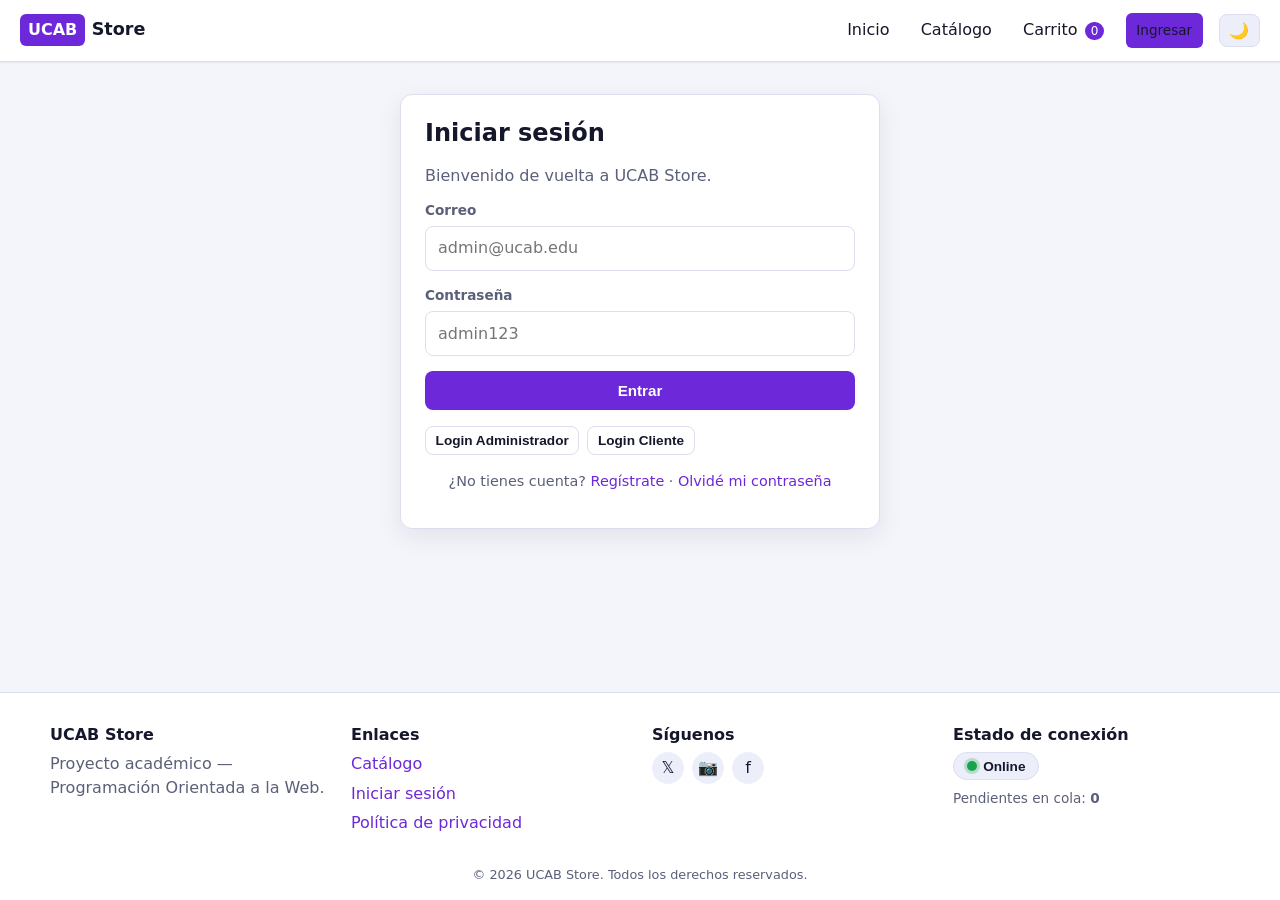
<file: ucab-store/app/admin.html>
<!DOCTYPE html>
<html lang="es">
<head>
  <meta charset="UTF-8" />
  <meta name="viewport" content="width=device-width, initial-scale=1" />
  <title>Panel de administración - UCAB Store</title>
  <link rel="stylesheet" href="css/styles.css" />
  <link rel="icon" href="data:image/svg+xml,%3Csvg xmlns='http://www.w3.org/2000/svg' viewBox='0 0 64 64'%3E%3Ctext y='52' font-size='52'%3E🛒%3C/text%3E%3C/svg%3E" />
</head>
<body data-theme="light" data-page="admin">
  <header class="topbar"></header>
  <main class="view" id="view"></main>
  <footer class="footer"></footer>
  <script type="module" src="js/pages/admin.js"></script>
</body>
</html>
</file>
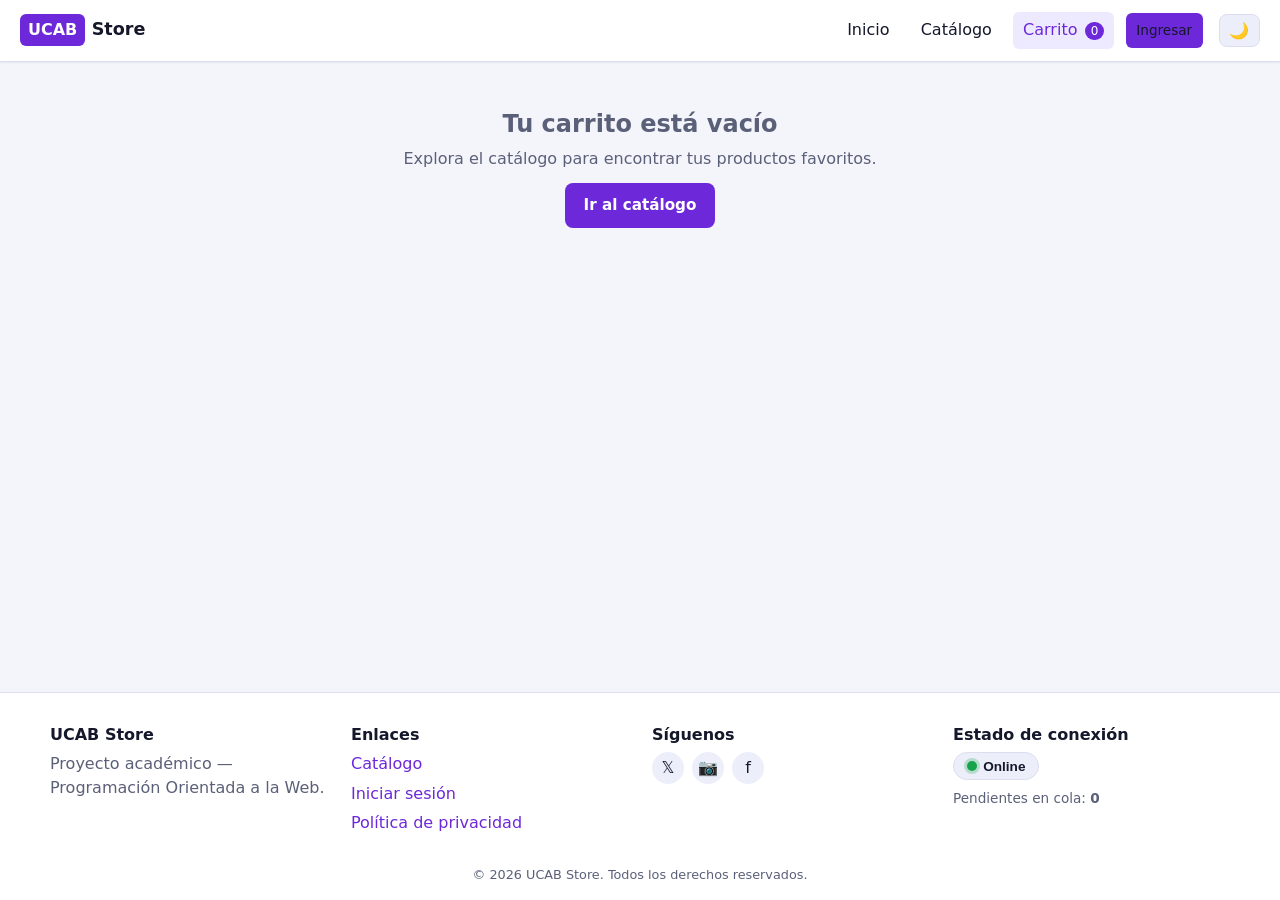
<file: ucab-store/app/cart.html>
<!DOCTYPE html>
<html lang="es">
<head>
  <meta charset="UTF-8" />
  <meta name="viewport" content="width=device-width, initial-scale=1" />
  <title>Carrito - UCAB Store</title>
  <link rel="stylesheet" href="css/styles.css" />
  <link rel="icon" href="data:image/svg+xml,%3Csvg xmlns='http://www.w3.org/2000/svg' viewBox='0 0 64 64'%3E%3Ctext y='52' font-size='52'%3E🛒%3C/text%3E%3C/svg%3E" />
</head>
<body data-theme="light" data-page="cart">
  <header class="topbar"></header>
  <main class="view" id="view"></main>
  <footer class="footer"></footer>
  <script type="module" src="js/pages/cart.js"></script>
</body>
</html>
</file>
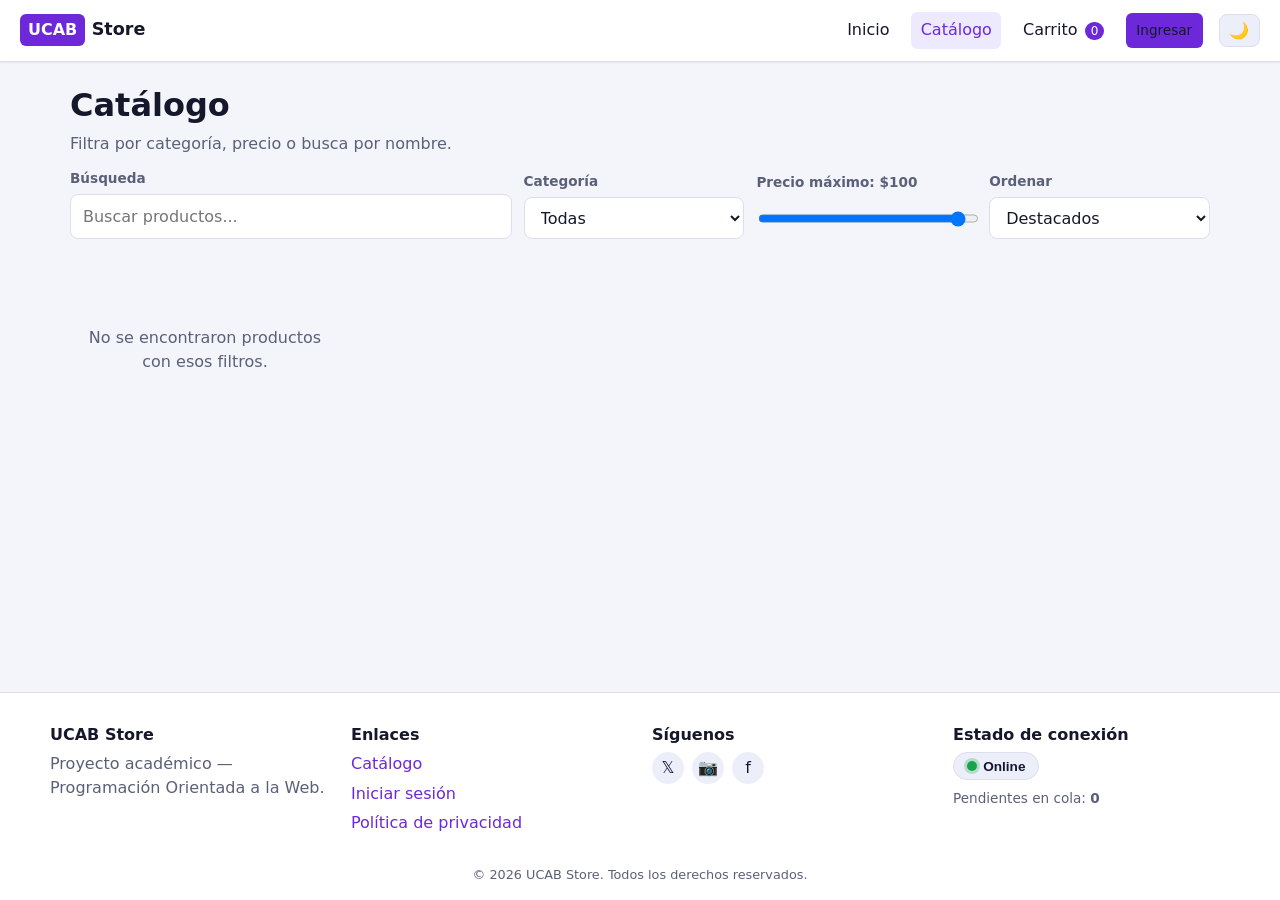
<file: ucab-store/app/catalog.html>
<!DOCTYPE html>
<html lang="es">
<head>
  <meta charset="UTF-8" />
  <meta name="viewport" content="width=device-width, initial-scale=1" />
  <title>Catálogo - UCAB Store</title>
  <link rel="stylesheet" href="css/styles.css" />
  <link rel="icon" href="data:image/svg+xml,%3Csvg xmlns='http://www.w3.org/2000/svg' viewBox='0 0 64 64'%3E%3Ctext y='52' font-size='52'%3E🛒%3C/text%3E%3C/svg%3E" />
</head>
<body data-theme="light" data-page="catalog">
  <header class="topbar"></header>
  <main class="view" id="view"></main>
  <footer class="footer"></footer>
  <script type="module" src="js/pages/catalog.js"></script>
</body>
</html>
</file>
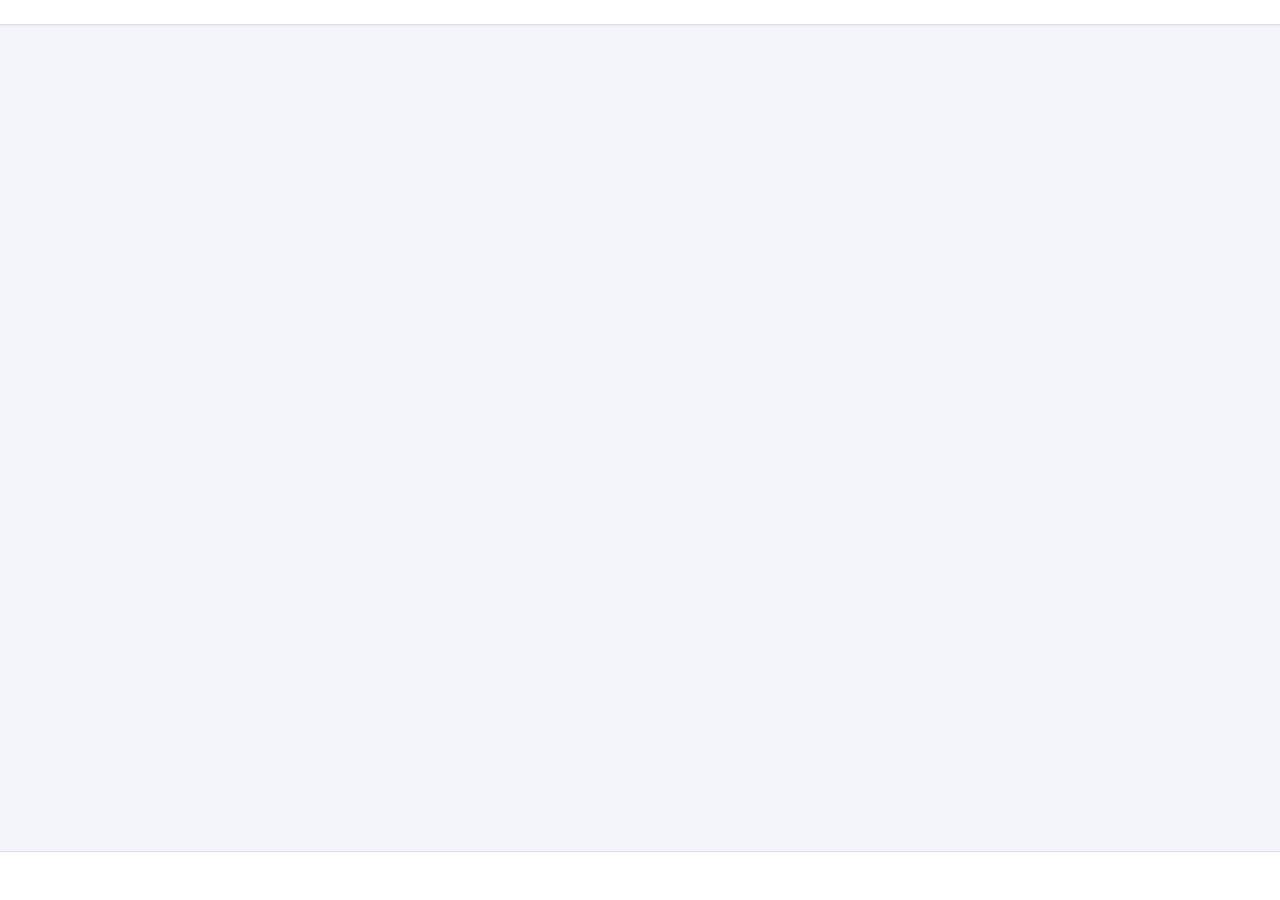
<file: ucab-store/app/checkout.html>
<!DOCTYPE html>
<html lang="es">
<head>
  <meta charset="UTF-8" />
  <meta name="viewport" content="width=device-width, initial-scale=1" />
  <title>Pago - UCAB Store</title>
  <link rel="stylesheet" href="css/styles.css" />
  <link rel="icon" href="data:image/svg+xml,%3Csvg xmlns='http://www.w3.org/2000/svg' viewBox='0 0 64 64'%3E%3Ctext y='52' font-size='52'%3E🛒%3C/text%3E%3C/svg%3E" />
</head>
<body data-theme="light" data-page="checkout">
  <header class="topbar"></header>
  <main class="view" id="view"></main>
  <footer class="footer"></footer>
  <script type="module" src="js/pages/checkout.js"></script>
</body>
</html>
</file>
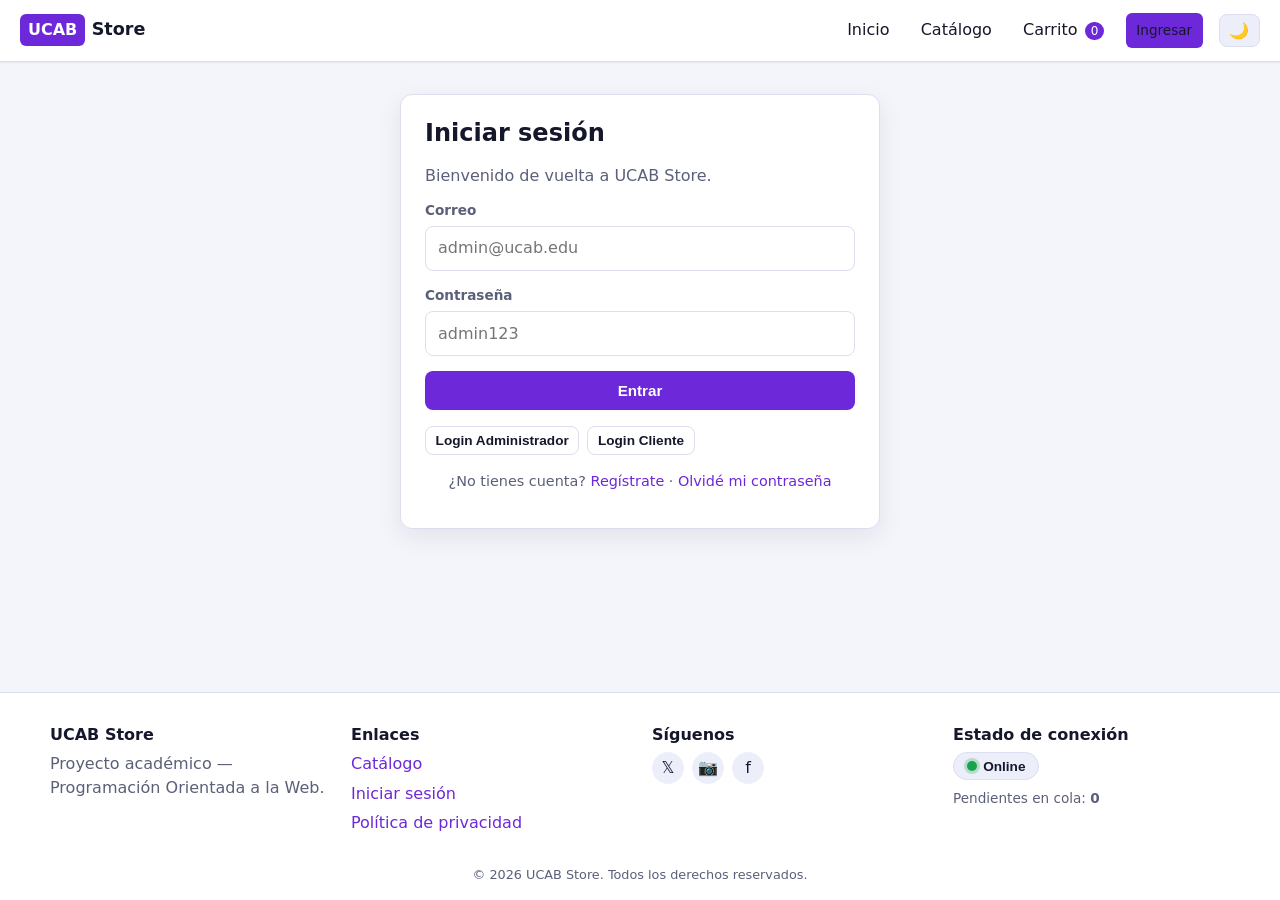
<file: ucab-store/app/login.html>
<!DOCTYPE html>
<html lang="es">
<head>
  <meta charset="UTF-8" />
  <meta name="viewport" content="width=device-width, initial-scale=1" />
  <title>Iniciar sesión - UCAB Store</title>
  <link rel="stylesheet" href="css/styles.css" />
  <link rel="icon" href="data:image/svg+xml,%3Csvg xmlns='http://www.w3.org/2000/svg' viewBox='0 0 64 64'%3E%3Ctext y='52' font-size='52'%3E🛒%3C/text%3E%3C/svg%3E" />
</head>
<body data-theme="light" data-page="login">
  <header class="topbar"></header>
  <main class="view" id="view"></main>
  <footer class="footer"></footer>
  <script type="module" src="js/pages/login.js"></script>
</body>
</html>
</file>
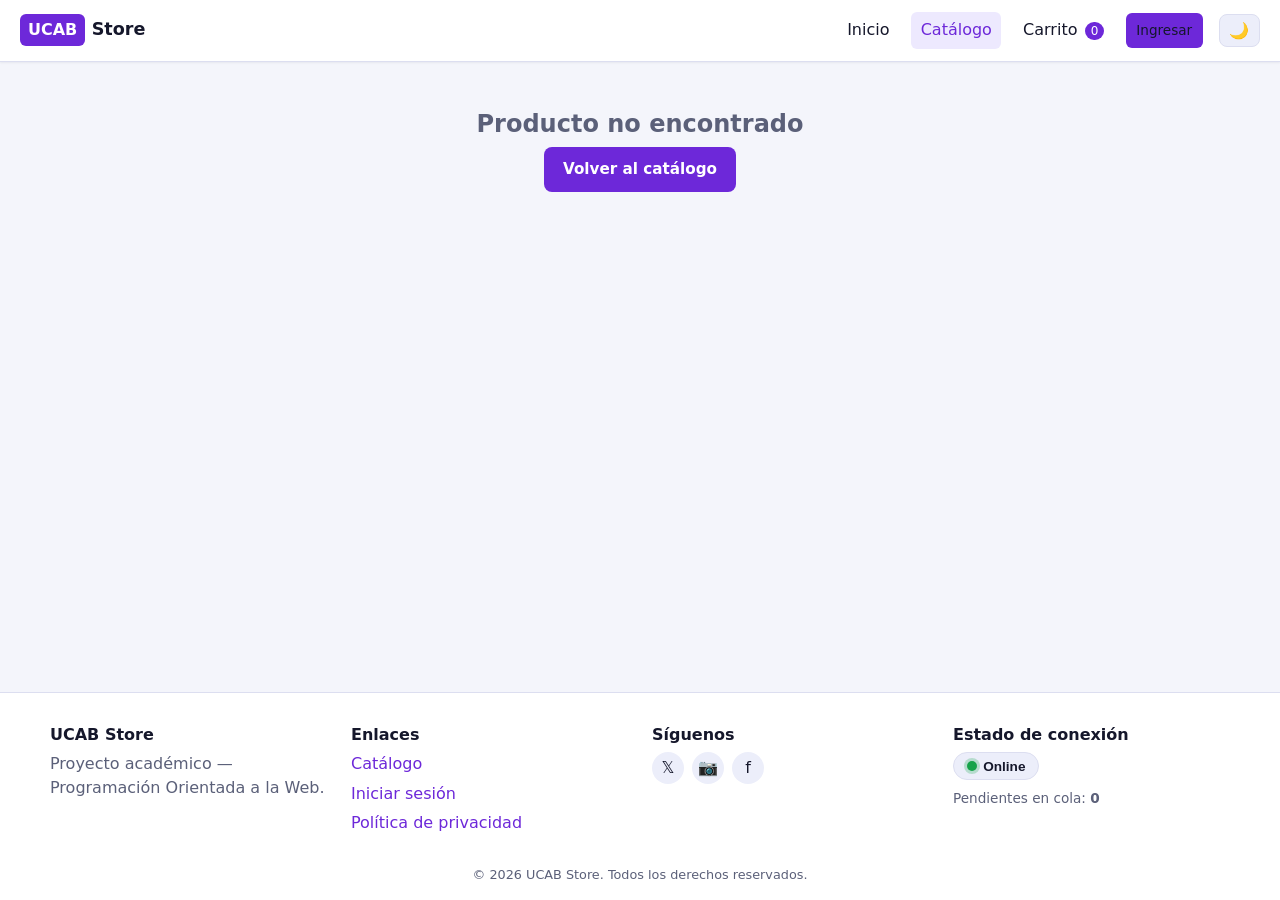
<file: ucab-store/app/product.html>
<!DOCTYPE html>
<html lang="es">
<head>
  <meta charset="UTF-8" />
  <meta name="viewport" content="width=device-width, initial-scale=1" />
  <title>Producto - UCAB Store</title>
  <link rel="stylesheet" href="css/styles.css" />
  <link rel="icon" href="data:image/svg+xml,%3Csvg xmlns='http://www.w3.org/2000/svg' viewBox='0 0 64 64'%3E%3Ctext y='52' font-size='52'%3E🛒%3C/text%3E%3C/svg%3E" />
</head>
<body data-theme="light" data-page="catalog">
  <header class="topbar"></header>
  <main class="view" id="view"></main>
  <footer class="footer"></footer>
  <script type="module" src="js/pages/product.js"></script>
</body>
</html>
</file>
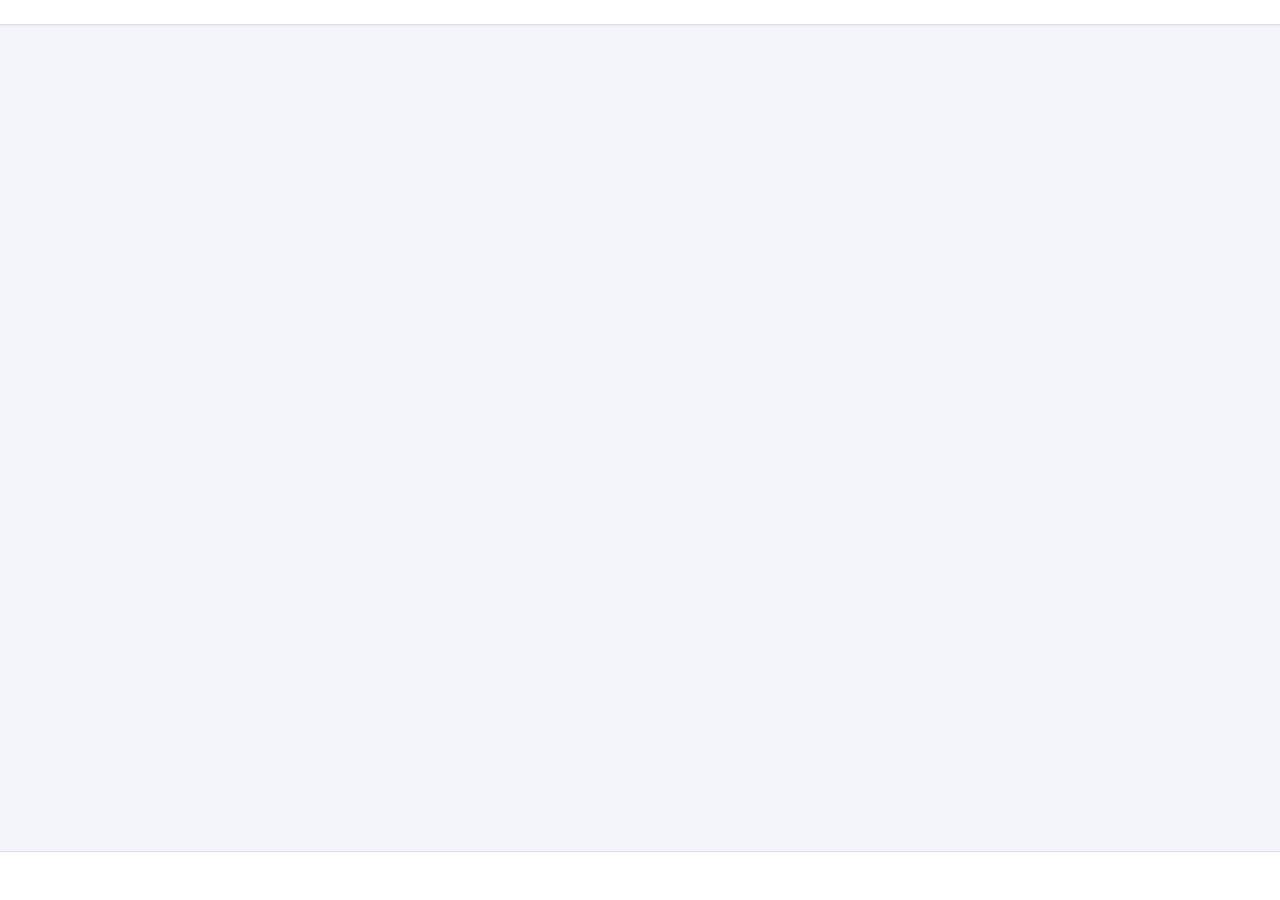
<file: ucab-store/app/profile.html>
<!DOCTYPE html>
<html lang="es">
<head>
  <meta charset="UTF-8" />
  <meta name="viewport" content="width=device-width, initial-scale=1" />
  <title>Mi perfil - UCAB Store</title>
  <link rel="stylesheet" href="css/styles.css" />
  <link rel="icon" href="data:image/svg+xml,%3Csvg xmlns='http://www.w3.org/2000/svg' viewBox='0 0 64 64'%3E%3Ctext y='52' font-size='52'%3E🛒%3C/text%3E%3C/svg%3E" />
</head>
<body data-theme="light" data-page="profile">
  <header class="topbar"></header>
  <main class="view" id="view"></main>
  <footer class="footer"></footer>
  <script type="module" src="js/pages/profile.js"></script>
</body>
</html>
</file>
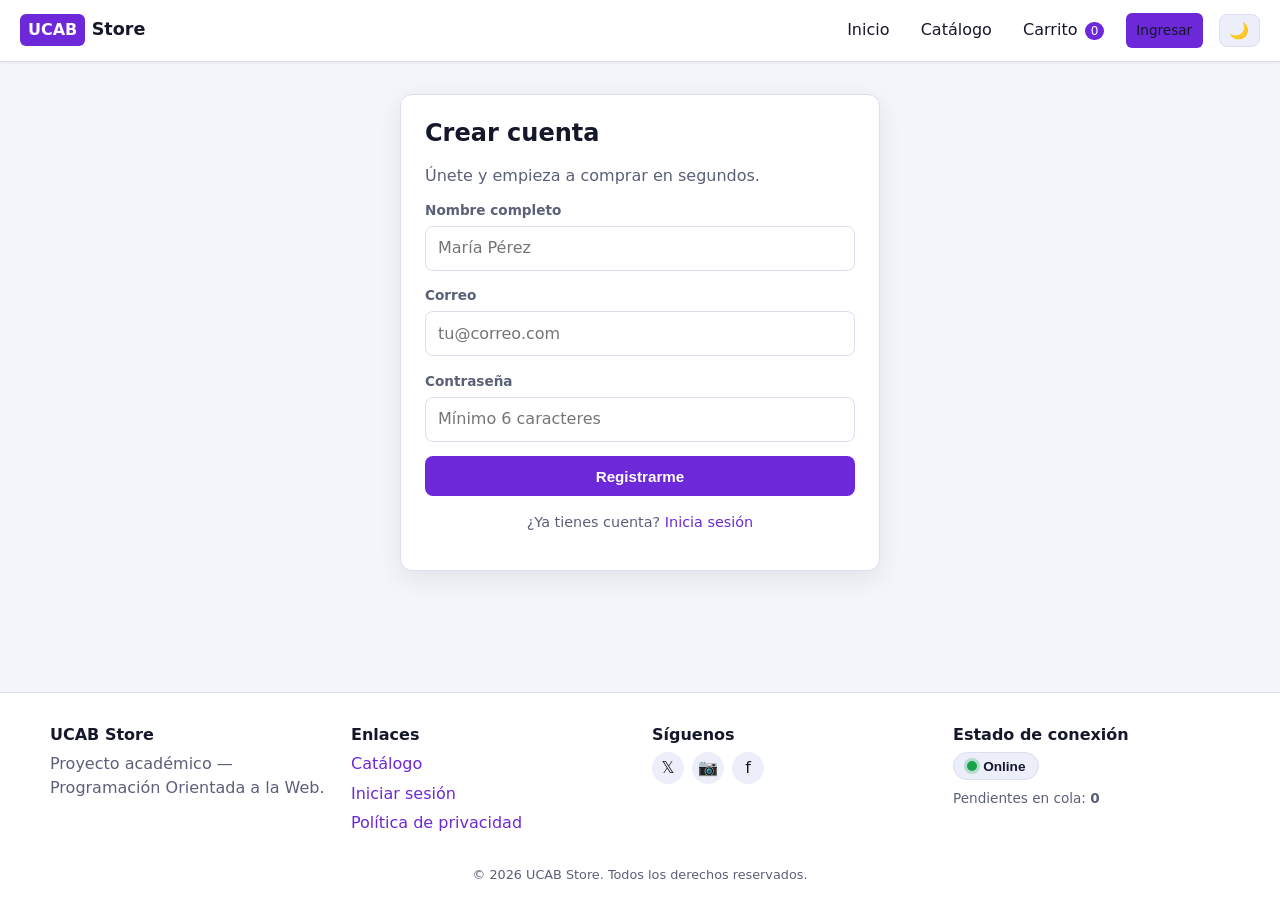
<file: ucab-store/app/register.html>
<!DOCTYPE html>
<html lang="es">
<head>
  <meta charset="UTF-8" />
  <meta name="viewport" content="width=device-width, initial-scale=1" />
  <title>Crear cuenta - UCAB Store</title>
<link rel="stylesheet" href="css/styles.css" />
  <link rel="icon" href="data:image/svg+xml,%3Csvg xmlns='http://www.w3.org/2000/svg' viewBox='0 0 64 64'%3E%3Ctext y='52' font-size='52'%3E🛒%3C/text%3E%3C/svg%3E" />
</head>
<body data-theme="light" data-page="register">
  <header class="topbar"></header>
  <main class="view" id="view"></main>
  <footer class="footer"></footer>
  <script type="module" src="js/pages/register.js"></script>
</body>
</html>
</file>
<file: ucab-store/app/css/styles.css>
/* =========================================================
   UCAB Store - Hoja de estilos (multi-page)
   ========================================================= */
:root {
  --bg: #f4f5fb;
  --surface: #ffffff;
  --surface-2: #eceefa;
  --text: #15172b;
  --text-muted: #5b6079;
  --border: #dcdef0;
  --primary: #6d28d9;
  --primary-600: #5b21b6;
  --primary-50: #ede9fe;
  --accent: #f59e0b;
  --success: #16a34a;
  --danger: #dc2626;
  --shadow-sm: 0 1px 2px rgba(15, 23, 42, .06);
  --shadow-md: 0 8px 24px rgba(15, 23, 42, .08);
  --hero-overlay: linear-gradient(135deg, rgba(109,40,217,.85), rgba(15,23,42,.85));
  --img-filter: none;
  --radius: 12px;
  --radius-sm: 8px;
  --container: 1180px;
}

[data-theme="dark"] {
  --bg: #07091a;
  --surface: #11142b;
  --surface-2: #1a1f3d;
  --text: #ecedf7;
  --text-muted: #9aa1c7;
  --border: #2a3160;
  --primary: #a78bfa;
  --primary-600: #8b5cf6;
  --primary-50: #1e1b4b;
  --shadow-sm: 0 1px 2px rgba(0,0,0,.5);
  --shadow-md: 0 10px 32px rgba(0,0,0,.6);
  --hero-overlay: linear-gradient(135deg, rgba(30,27,75,.92), rgba(0,0,0,.92));
  --img-filter: brightness(.85) contrast(1.05);
}

* { box-sizing: border-box; }
html, body { margin: 0; padding: 0; }
body {
  font-family: system-ui, -apple-system, "Segoe UI", Roboto, sans-serif;
  background: var(--bg);
  color: var(--text);
  min-height: 100vh;
  display: flex;
  flex-direction: column;
  line-height: 1.5;
  transition: background .25s, color .25s;
}
a { color: var(--primary); text-decoration: none; }
a:hover { text-decoration: underline; }
img { max-width: 100%; display: block; }
h1, h2, h3, h4 { margin: 0 0 .5rem; line-height: 1.2; }
p { margin: 0 0 .75rem; }

/* Aplicar filtro a imágenes de productos en modo oscuro */
.product-card .thumb img,
.product-detail .gallery img,
.cart-item .thumb img { filter: var(--img-filter); }

/* Fondo de thumbnail cambia con tema */
[data-theme="dark"] .product-card .thumb,
[data-theme="dark"] .product-detail .gallery,
[data-theme="dark"] .cart-item .thumb { background: #f0f1fa; }

/* ======= Topbar ======= */
.topbar {
  position: sticky;
  top: 0;
  z-index: 50;
  display: flex;
  align-items: center;
  gap: 1rem;
  padding: .75rem 1.25rem;
  background: var(--surface);
  border-bottom: 1px solid var(--border);
  box-shadow: var(--shadow-sm);
}
.brand { display: flex; align-items: baseline; gap: .4rem; font-weight: 700; color: var(--text); }
.brand:hover { text-decoration: none; }
.brand-mark { background: var(--primary); color: #fff; padding: .25rem .5rem; border-radius: 6px; }
.brand-name { font-size: 1.1rem; }

.nav {
  display: flex;
  gap: .75rem;
  margin-left: auto;
  align-items: center;
}
.nav a {
  color: var(--text);
  padding: .4rem .6rem;
  border-radius: 6px;
  font-weight: 500;
  position: relative;
}
.nav a:hover { background: var(--surface-2); text-decoration: none; }
.nav a.active { color: var(--primary); background: var(--primary-50); }

.badge {
  display: inline-block;
  min-width: 1.2rem;
  padding: 0 .35rem;
  border-radius: 999px;
  background: var(--primary);
  color: #fff;
  font-size: .75rem;
  text-align: center;
  margin-left: .15rem;
}
.admin-pill {
  display: inline-block;
  background: linear-gradient(135deg, var(--accent), #ef4444);
  color: #fff;
  font-size: .7rem;
  padding: .15rem .5rem;
  border-radius: 999px;
  font-weight: 700;
  margin-left: .35rem;
  letter-spacing: .03em;
  text-transform: uppercase;
}

/* Botón de perfil con avatar */
.profile-chip {
  display: inline-flex;
  align-items: center;
  gap: .5rem;
  padding: .3rem .65rem .3rem .35rem;
  border-radius: 999px;
  background: var(--surface-2);
  border: 1px solid var(--border);
  color: var(--text);
  font-weight: 600;
  transition: background .15s, transform .15s;
}
.profile-chip:hover { background: var(--primary-50); text-decoration: none; transform: translateY(-1px); }
.profile-chip .avatar {
  width: 32px; height: 32px;
  border-radius: 50%;
  background: linear-gradient(135deg, var(--primary), var(--accent));
  color: #fff;
  display: inline-flex;
  align-items: center;
  justify-content: center;
  font-weight: 700;
  font-size: .9rem;
  overflow: hidden;
}
.profile-chip .avatar img { width: 100%; height: 100%; object-fit: cover; }
.profile-chip .pname { max-width: 110px; overflow: hidden; text-overflow: ellipsis; white-space: nowrap; }

.topbar-actions { display: flex; gap: .5rem; align-items: center; }
.icon-btn {
  background: var(--surface-2);
  border: 1px solid var(--border);
  color: var(--text);
  padding: .4rem .6rem;
  border-radius: 8px;
  cursor: pointer;
  font-size: 1rem;
}
.icon-btn:hover { background: var(--primary-50); }
.mobile-only { display: none; }

/* ======= Layout ======= */
.view { flex: 1; width: 100%; }
.container { max-width: var(--container); margin: 0 auto; padding: 1.5rem 1.25rem; }

/* ======= Buttons ======= */
.btn {
  display: inline-flex;
  align-items: center;
  justify-content: center;
  gap: .4rem;
  padding: .65rem 1.1rem;
  border-radius: var(--radius-sm);
  border: 1px solid transparent;
  background: var(--surface-2);
  color: var(--text);
  font-weight: 600;
  font-size: .95rem;
  cursor: pointer;
  text-decoration: none;
  transition: background .15s, transform .15s, box-shadow .15s;
}
.btn:hover { background: var(--primary-50); text-decoration: none; }
.btn:active { transform: translateY(1px); }
.btn-primary { background: var(--primary); color: #fff; }
.btn-primary:hover { background: var(--primary-600); }
.btn-accent { background: var(--accent); color: #1a1308; }
.btn-danger { background: var(--danger); color: #fff; }
.btn-danger:hover { background: #b91c1c; }
.btn-ghost { background: transparent; border-color: var(--border); }
.btn-outline { background: transparent; border-color: var(--primary); color: var(--primary); }
.btn-outline:hover { background: var(--primary-50); }
.btn-sm { padding: .35rem .6rem; font-size: .85rem; }
.btn-block { width: 100%; }

/* ======= Forms ======= */
.field { display: flex; flex-direction: column; gap: .35rem; margin-bottom: .9rem; }
.field label { font-size: .85rem; color: var(--text-muted); font-weight: 600; }
.input, .select, .textarea {
  width: 100%;
  padding: .6rem .75rem;
  border: 1px solid var(--border);
  background: var(--surface);
  color: var(--text);
  border-radius: 8px;
  font: inherit;
}
.input:focus, .select:focus, .textarea:focus {
  outline: 2px solid var(--primary);
  outline-offset: 1px;
}
.form-row { display: grid; grid-template-columns: 1fr 1fr; gap: 1rem; }
.form-card {
  background: var(--surface);
  border: 1px solid var(--border);
  border-radius: var(--radius);
  padding: 1.5rem;
  max-width: 480px;
  margin: 2rem auto;
  box-shadow: var(--shadow-md);
}
.form-card h2 { margin-bottom: 1rem; }
.form-card .muted-link { font-size: .9rem; color: var(--text-muted); }

/* ======= Hero / Landing ======= */
.hero {
  position: relative;
  min-height: 480px;
  display: flex;
  align-items: center;
  padding: 4rem 1.25rem;
  color: #fff;
  background:
    var(--hero-overlay),
    url('https://images.unsplash.com/photo-1483985988355-763728e1935b?w=1600&q=70&auto=format&fit=crop') center/cover;
  overflow: hidden;
  transition: background .35s;
}
.hero-inner { max-width: var(--container); margin: 0 auto; width: 100%; }
.hero h1 { font-size: clamp(2rem, 5vw, 3.5rem); max-width: 720px; margin-bottom: 1rem; }
.hero p { max-width: 560px; font-size: 1.1rem; margin-bottom: 1.5rem; opacity: .92; }
.hero .cta-row { display: flex; gap: .75rem; flex-wrap: wrap; }

.admin-banner {
  background: linear-gradient(135deg, var(--accent), #ef4444);
  color: #fff;
  padding: .75rem 1.25rem;
  text-align: center;
  font-weight: 600;
  font-size: .95rem;
}
.admin-banner a { color: #fff; text-decoration: underline; }

.section { padding: 3rem 1.25rem; }
.section-inner { max-width: var(--container); margin: 0 auto; }
.section h2 { font-size: 1.75rem; margin-bottom: .35rem; }
.section .lead { color: var(--text-muted); margin-bottom: 1.5rem; }

.benefits {
  display: grid;
  grid-template-columns: repeat(auto-fit, minmax(220px, 1fr));
  gap: 1rem;
}
.benefit {
  background: var(--surface);
  border: 1px solid var(--border);
  border-radius: var(--radius);
  padding: 1.25rem;
  text-align: center;
  box-shadow: var(--shadow-sm);
}
.benefit .ico { font-size: 2rem; margin-bottom: .5rem; }

/* ======= Product grid / cards ======= */
.product-grid {
  display: grid;
  grid-template-columns: repeat(auto-fill, minmax(220px, 1fr));
  gap: 1.25rem;
}
.product-card {
  background: var(--surface);
  border: 1px solid var(--border);
  border-radius: var(--radius);
  display: flex;
  flex-direction: column;
  overflow: hidden;
  transition: transform .15s, box-shadow .15s;
  color: var(--text);
}
.product-card:hover { transform: translateY(-2px); box-shadow: var(--shadow-md); text-decoration: none; }
.product-card .thumb {
  aspect-ratio: 1 / 1;
  background: #fff;
  display: flex;
  align-items: center;
  justify-content: center;
  padding: 1rem;
}
.product-card .thumb img { max-height: 100%; object-fit: contain; }
.product-card .body { padding: .85rem; display: flex; flex-direction: column; gap: .35rem; flex: 1; }
.product-card .title {
  font-size: .95rem;
  font-weight: 600;
  display: -webkit-box;
  -webkit-line-clamp: 2;
  -webkit-box-orient: vertical;
  overflow: hidden;
  min-height: 2.6em;
}
.product-card .price { font-size: 1.1rem; font-weight: 700; color: var(--primary); }
.product-card .meta { display: flex; justify-content: space-between; align-items: center; font-size: .8rem; color: var(--text-muted); }
.product-card .actions { display: flex; gap: .4rem; margin-top: auto; padding-top: .5rem; }

/* ======= Filters ======= */
.filters {
  display: grid;
  grid-template-columns: 2fr 1fr 1fr 1fr;
  gap: .75rem;
  margin-bottom: 1.5rem;
  align-items: end;
}

/* ======= Stars ======= */
.stars {
  --pct: 0%;
  display: inline-block;
  position: relative;
  font-size: 1rem;
  line-height: 1;
  color: #d0d0d8;
}
.stars::before { content: "★★★★★"; }
.stars-fill {
  position: absolute;
  inset: 0;
  width: var(--pct);
  overflow: hidden;
  color: var(--accent);
}
.stars-fill::before { content: "★★★★★"; }
.star-input { display: inline-flex; gap: .25rem; direction: rtl; }
.star-input input { display: none; }
.star-input label { font-size: 1.5rem; color: #d0d0d8; cursor: pointer; }
.star-input input:checked ~ label,
.star-input label:hover,
.star-input label:hover ~ label { color: var(--accent); }

/* ======= Carrito / tablas ======= */
.cart-layout { display: grid; grid-template-columns: 1fr 320px; gap: 1.5rem; }
.cart-list { display: flex; flex-direction: column; gap: .75rem; }
.cart-item {
  display: grid;
  grid-template-columns: 80px 1fr auto;
  gap: 1rem;
  padding: .75rem;
  background: var(--surface);
  border: 1px solid var(--border);
  border-radius: var(--radius-sm);
  align-items: center;
}
.cart-item .thumb { width: 80px; height: 80px; display: flex; align-items: center; justify-content: center; background: #fff; border-radius: 6px; }
.cart-item .thumb img { max-height: 70px; object-fit: contain; }
.qty-ctrl { display: inline-flex; align-items: center; gap: .3rem; }
.qty-ctrl button { width: 28px; height: 28px; border-radius: 6px; border: 1px solid var(--border); background: var(--surface-2); cursor: pointer; color: var(--text); }
.qty-ctrl .qty { min-width: 2ch; text-align: center; }

.summary {
  background: var(--surface);
  border: 1px solid var(--border);
  border-radius: var(--radius);
  padding: 1.25rem;
  height: max-content;
  position: sticky;
  top: 90px;
}
.summary-row { display: flex; justify-content: space-between; margin: .35rem 0; }
.summary-row.total { font-weight: 700; font-size: 1.15rem; border-top: 1px solid var(--border); padding-top: .75rem; margin-top: .75rem; }

.table {
  width: 100%;
  border-collapse: collapse;
  background: var(--surface);
  border: 1px solid var(--border);
  border-radius: var(--radius);
  overflow: hidden;
}
.table th, .table td { padding: .65rem .75rem; text-align: left; border-bottom: 1px solid var(--border); font-size: .9rem; }
.table th { background: var(--surface-2); font-weight: 600; }
.table tr:last-child td { border-bottom: none; }

/* ======= Tabs ======= */
.tabs { display: flex; gap: .5rem; margin-bottom: 1rem; border-bottom: 1px solid var(--border); }
.tabs button {
  background: transparent;
  border: none;
  padding: .65rem 1rem;
  color: var(--text-muted);
  font-weight: 600;
  cursor: pointer;
  border-bottom: 2px solid transparent;
}
.tabs button.active { color: var(--primary); border-color: var(--primary); }

/* ======= Stat / dashboard cards ======= */
.stat-grid {
  display: grid;
  grid-template-columns: repeat(auto-fit, minmax(220px, 1fr));
  gap: 1rem;
  margin-bottom: 2rem;
}
.stat {
  background: var(--surface);
  border: 1px solid var(--border);
  padding: 1rem 1.25rem;
  border-radius: var(--radius);
  box-shadow: var(--shadow-sm);
}
.stat .label { color: var(--text-muted); font-size: .85rem; }
.stat .value { font-size: 1.75rem; font-weight: 700; margin-top: .25rem; }

.bar-chart { display: flex; flex-direction: column; gap: .5rem; }
.bar-row { display: grid; grid-template-columns: 1fr 4fr auto; gap: .5rem; align-items: center; }
.bar-row .bar { background: var(--surface-2); border-radius: 6px; height: 18px; overflow: hidden; }
.bar-row .bar > span { display: block; height: 100%; background: var(--primary); }

/* ======= Testimonials ======= */
.testimonials {
  display: grid;
  grid-template-columns: repeat(auto-fit, minmax(260px, 1fr));
  gap: 1rem;
}
.testimonial {
  background: var(--surface);
  border: 1px solid var(--border);
  border-radius: var(--radius);
  padding: 1rem 1.25rem;
}
.testimonial .who { display: flex; align-items: center; gap: .6rem; margin-bottom: .5rem; }
.testimonial .avatar { width: 36px; height: 36px; border-radius: 50%; background: var(--primary); color: #fff; display: flex; align-items: center; justify-content: center; font-weight: 600; }

/* ======= Newsletter ======= */
.newsletter {
  background: linear-gradient(135deg, var(--primary), var(--primary-600));
  color: #fff;
  padding: 2.5rem 1.25rem;
  text-align: center;
}
.newsletter form { display: flex; max-width: 480px; margin: 1rem auto 0; gap: .5rem; }
.newsletter input { flex: 1; padding: .65rem .75rem; border: none; border-radius: 8px; font: inherit; }

/* ======= Footer ======= */
.footer {
  background: var(--surface);
  border-top: 1px solid var(--border);
  padding: 2rem 1.25rem 1rem;
  color: var(--text-muted);
}
.footer-cols {
  max-width: var(--container);
  margin: 0 auto;
  display: grid;
  grid-template-columns: repeat(auto-fit, minmax(180px, 1fr));
  gap: 1.5rem;
}
.footer h4 { color: var(--text); margin-bottom: .5rem; }
.footer ul { list-style: none; padding: 0; margin: 0; }
.footer ul li { margin-bottom: .35rem; }
.footer .social { display: flex; gap: .5rem; }
.footer .social a {
  width: 32px; height: 32px; border-radius: 50%;
  background: var(--surface-2); display: inline-flex;
  align-items: center; justify-content: center;
  color: var(--text);
  cursor: pointer;
}
.footer .social a:hover { background: var(--primary-50); text-decoration: none; }
.footer-bottom { text-align: center; margin-top: 1.5rem; font-size: .8rem; }

/* Conn pill clickable */
.conn-toggle {
  display: inline-flex;
  align-items: center;
  gap: .4rem;
  background: var(--surface-2);
  border: 1px solid var(--border);
  border-radius: 999px;
  padding: .35rem .8rem;
  cursor: pointer;
  font-size: .85rem;
  font-weight: 600;
  color: var(--text);
  transition: background .15s;
}
.conn-toggle:hover { background: var(--primary-50); }
.conn-toggle .dot {
  width: 10px; height: 10px; border-radius: 50%;
  background: var(--success);
  box-shadow: 0 0 0 3px color-mix(in oklab, var(--success) 25%, transparent);
}
.conn-toggle[data-state="offline"] .dot {
  background: var(--danger);
  box-shadow: 0 0 0 3px color-mix(in oklab, var(--danger) 25%, transparent);
}

/* ======= Product detail ======= */
.product-detail { display: grid; grid-template-columns: 1fr 1fr; gap: 2rem; }
.product-detail .gallery {
  background: #fff;
  border-radius: var(--radius);
  padding: 2rem;
  display: flex;
  align-items: center;
  justify-content: center;
  border: 1px solid var(--border);
}
.product-detail .gallery img { max-height: 400px; object-fit: contain; }
.review {
  background: var(--surface);
  border: 1px solid var(--border);
  border-radius: var(--radius-sm);
  padding: .75rem 1rem;
  margin-bottom: .5rem;
}
.review-head { display: flex; justify-content: space-between; align-items: center; }
.action-stack { display: flex; flex-direction: column; gap: .5rem; margin-top: 1rem; max-width: 320px; }

/* ======= Toast ======= */
.toast {
  position: fixed;
  bottom: 1.5rem;
  left: 50%;
  transform: translateX(-50%) translateY(20px);
  background: var(--text);
  color: var(--bg);
  padding: .75rem 1.25rem;
  border-radius: 8px;
  box-shadow: var(--shadow-md);
  opacity: 0;
  pointer-events: none;
  transition: opacity .2s, transform .2s;
  z-index: 1000;
  max-width: 90%;
}
.toast.show { opacity: 1; transform: translateX(-50%) translateY(0); }

/* ======= Modal ======= */
.modal-backdrop {
  position: fixed; inset: 0;
  background: rgba(15, 23, 42, .55);
  backdrop-filter: blur(8px);
  -webkit-backdrop-filter: blur(8px);
  display: flex;
  align-items: center;
  justify-content: center;
  z-index: 500;
  padding: 1rem;
  animation: fadeIn .2s ease;
}
[data-theme="dark"] .modal-backdrop { background: rgba(0, 0, 0, .65); }
@keyframes fadeIn { from { opacity: 0; } to { opacity: 1; } }
@keyframes pop { from { transform: scale(.92); opacity: 0; } to { transform: scale(1); opacity: 1; } }
.modal {
  background: var(--surface);
  color: var(--text);
  border-radius: var(--radius);
  padding: 1.75rem;
  max-width: 460px;
  width: 100%;
  box-shadow: var(--shadow-md);
  animation: pop .2s ease;
  border: 1px solid var(--border);
}
.modal h3 { margin-bottom: .5rem; font-size: 1.25rem; }
.modal .modal-icon {
  width: 56px; height: 56px;
  border-radius: 50%;
  display: flex; align-items: center; justify-content: center;
  font-size: 2rem;
  margin: 0 auto .75rem;
  background: var(--primary-50);
  color: var(--primary);
}
.modal .modal-icon.success { background: #d1fae5; color: #065f46; }
.modal .modal-icon.danger { background: #fee2e2; color: #991b1b; }
.modal .modal-actions { display: flex; gap: .5rem; justify-content: flex-end; margin-top: 1.25rem; }
.modal .modal-actions .btn { min-width: 100px; }
.modal-text-center { text-align: center; }

/* ======= Utilities ======= */
.muted { color: var(--text-muted); }
.center { text-align: center; }
.row { display: flex; gap: .5rem; align-items: center; }
.row.wrap { flex-wrap: wrap; }
.spread { display: flex; justify-content: space-between; align-items: center; gap: 1rem; flex-wrap: wrap; }
.tag {
  background: var(--surface-2);
  color: var(--text-muted);
  padding: .15rem .5rem;
  border-radius: 999px;
  font-size: .75rem;
}
.status {
  font-size: .75rem;
  padding: .2rem .5rem;
  border-radius: 999px;
  font-weight: 600;
}
.status-pending { background: #fef3c7; color: #92400e; }
.status-shipped { background: #dbeafe; color: #1e40af; }
.status-delivered { background: #d1fae5; color: #065f46; }
.status-offline { background: #fee2e2; color: #991b1b; }

[data-theme="dark"] .status-pending { background: #3b2f0c; color: #fde68a; }
[data-theme="dark"] .status-shipped { background: #1e2d4d; color: #93c5fd; }
[data-theme="dark"] .status-delivered { background: #0f3a2a; color: #6ee7b7; }
[data-theme="dark"] .status-offline { background: #3a1414; color: #fca5a5; }

.empty {
  text-align: center;
  padding: 3rem 1rem;
  color: var(--text-muted);
}

/* ======= Responsive ======= */
@media (max-width: 860px) {
  .mobile-only { display: inline-flex; }
  .nav {
    position: absolute;
    top: 100%;
    right: 0;
    background: var(--surface);
    border: 1px solid var(--border);
    border-radius: 0 0 var(--radius) var(--radius);
    flex-direction: column;
    padding: .5rem;
    min-width: 200px;
    box-shadow: var(--shadow-md);
    display: none;
  }
  .nav.open { display: flex; }
  .nav a { width: 100%; }
  .cart-layout { grid-template-columns: 1fr; }
  .product-detail { grid-template-columns: 1fr; }
  .form-row { grid-template-columns: 1fr; }
  .filters { grid-template-columns: 1fr 1fr; }
  .cart-item { grid-template-columns: 60px 1fr; }
  .cart-item .thumb { width: 60px; height: 60px; }
  .profile-chip .pname { display: none; }
}
@media (max-width: 480px) {
  .filters { grid-template-columns: 1fr; }
}
</file>
